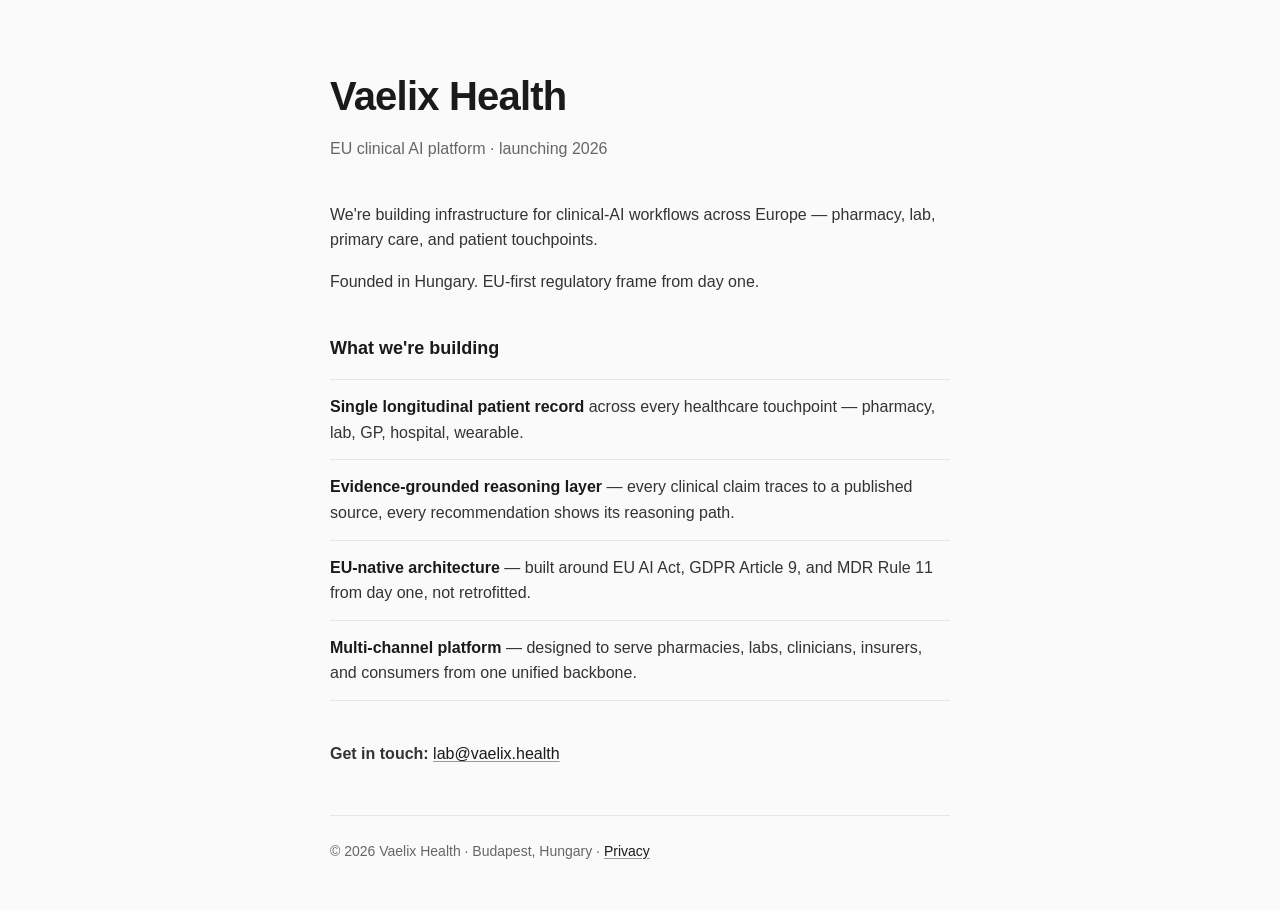
<file: index.html>
<!DOCTYPE html>
<html lang="en">
<head>
  <meta charset="UTF-8">
  <meta name="viewport" content="width=device-width, initial-scale=1.0">
  <meta name="description" content="Vaelix Health — EU clinical AI platform. Single longitudinal patient record across every healthcare touchpoint. Launching 2026.">
  <meta name="robots" content="index, follow">
  <meta property="og:title" content="Vaelix Health">
  <meta property="og:description" content="EU clinical AI platform. Launching 2026.">
  <meta property="og:url" content="https://vaelix.health">
  <meta property="og:type" content="website">
  <meta name="twitter:card" content="summary">
  <meta name="twitter:title" content="Vaelix Health">
  <meta name="twitter:description" content="EU clinical AI platform. Launching 2026.">
  <link rel="canonical" href="https://vaelix.health">
  <link rel="stylesheet" href="style.css">
  <title>Vaelix Health</title>
</head>
<body>
  <main>
    <header>
      <h1>Vaelix Health</h1>
      <p class="tagline">EU clinical AI platform · launching 2026</p>
    </header>

    <section class="intro">
      <p>
        We're building infrastructure for clinical-AI workflows across
        Europe — pharmacy, lab, primary care, and patient touchpoints.
      </p>
      <p>
        Founded in Hungary. EU-first regulatory frame from day one.
      </p>
    </section>

    <section class="pillars">
      <h2>What we're building</h2>
      <ul>
        <li>
          <strong>Single longitudinal patient record</strong> across every
          healthcare touchpoint — pharmacy, lab, GP, hospital, wearable.
        </li>
        <li>
          <strong>Evidence-grounded reasoning layer</strong> — every clinical
          claim traces to a published source, every recommendation shows its
          reasoning path.
        </li>
        <li>
          <strong>EU-native architecture</strong> — built around EU AI Act,
          GDPR Article 9, and MDR Rule 11 from day one, not retrofitted.
        </li>
        <li>
          <strong>Multi-channel platform</strong> — designed to serve
          pharmacies, labs, clinicians, insurers, and consumers from one
          unified backbone.
        </li>
      </ul>
    </section>

    <section class="contact">
      <p>
        <strong>Get in touch:</strong>
        <a href="mailto:lab@vaelix.health">lab@vaelix.health</a>
      </p>
    </section>

    <footer>
      <p>
        &copy; 2026 Vaelix Health · Budapest, Hungary ·
        <a href="privacy.html">Privacy</a>
      </p>
    </footer>
  </main>
</body>
</html>
</file>
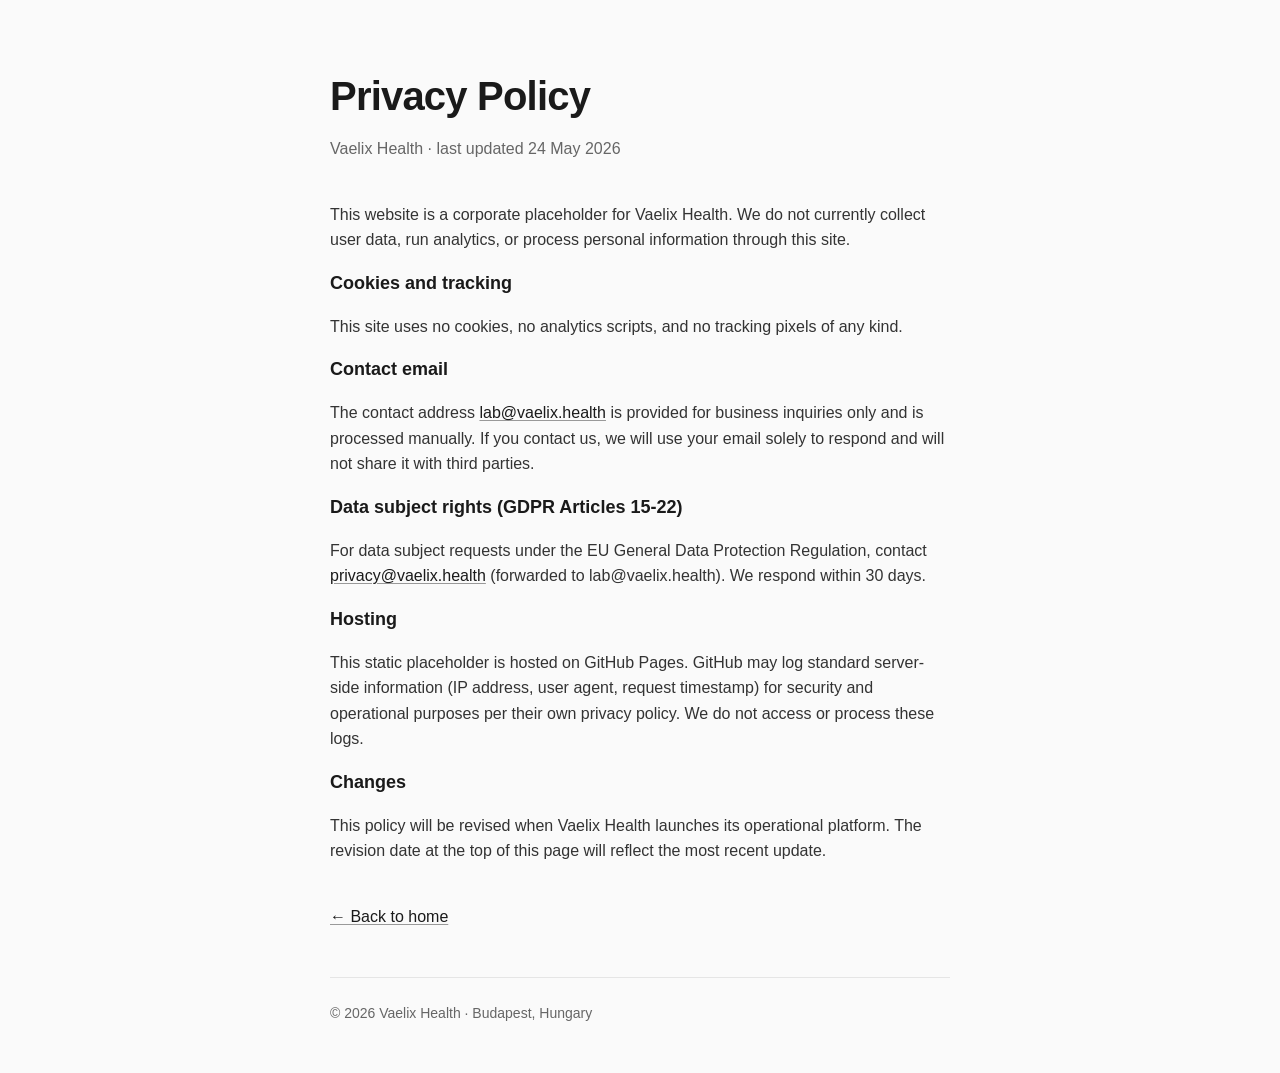
<file: privacy.html>
<!DOCTYPE html>
<html lang="en">
<head>
  <meta charset="UTF-8">
  <meta name="viewport" content="width=device-width, initial-scale=1.0">
  <meta name="description" content="Vaelix Health — Privacy Policy">
  <meta name="robots" content="noindex, follow">
  <link rel="canonical" href="https://vaelix.health/privacy.html">
  <link rel="stylesheet" href="style.css">
  <title>Privacy Policy · Vaelix Health</title>
</head>
<body>
  <main>
    <header>
      <h1>Privacy Policy</h1>
      <p class="tagline">Vaelix Health · last updated 24 May 2026</p>
    </header>

    <section class="prose">
      <p>
        This website is a corporate placeholder for Vaelix Health.
        We do not currently collect user data, run analytics, or process
        personal information through this site.
      </p>

      <h2>Cookies and tracking</h2>
      <p>
        This site uses no cookies, no analytics scripts, and no tracking
        pixels of any kind.
      </p>

      <h2>Contact email</h2>
      <p>
        The contact address <a href="mailto:lab@vaelix.health">lab@vaelix.health</a>
        is provided for business inquiries only and is processed manually.
        If you contact us, we will use your email solely to respond and
        will not share it with third parties.
      </p>

      <h2>Data subject rights (GDPR Articles 15-22)</h2>
      <p>
        For data subject requests under the EU General Data Protection
        Regulation, contact <a href="mailto:privacy@vaelix.health">privacy@vaelix.health</a>
        (forwarded to lab@vaelix.health). We respond within 30 days.
      </p>

      <h2>Hosting</h2>
      <p>
        This static placeholder is hosted on GitHub Pages. GitHub may
        log standard server-side information (IP address, user agent,
        request timestamp) for security and operational purposes per their
        own privacy policy. We do not access or process these logs.
      </p>

      <h2>Changes</h2>
      <p>
        This policy will be revised when Vaelix Health launches its
        operational platform. The revision date at the top of this page
        will reflect the most recent update.
      </p>

      <p class="back">
        <a href="/">&larr; Back to home</a>
      </p>
    </section>

    <footer>
      <p>
        &copy; 2026 Vaelix Health · Budapest, Hungary
      </p>
    </footer>
  </main>
</body>
</html>
</file>
<file: style.css>
/* Vaelix Health — minimal mobile-first stylesheet */

* {
  box-sizing: border-box;
  margin: 0;
  padding: 0;
}

html {
  font-family: -apple-system, BlinkMacSystemFont, "Segoe UI", Roboto, "Helvetica Neue", Arial, sans-serif;
  font-size: 16px;
  line-height: 1.6;
  -webkit-font-smoothing: antialiased;
  -moz-osx-font-smoothing: grayscale;
}

body {
  background: #fafafa;
  color: #1a1a1a;
  min-height: 100vh;
  display: flex;
  align-items: flex-start;
  justify-content: center;
  padding: 4rem 1.5rem 3rem;
}

main {
  max-width: 620px;
  width: 100%;
}

header {
  margin-bottom: 2.5rem;
}

h1 {
  font-size: 2.5rem;
  font-weight: 600;
  letter-spacing: -0.02em;
  margin-bottom: 0.5rem;
}

h2 {
  font-size: 1.125rem;
  font-weight: 600;
  margin-top: 0;
  margin-bottom: 1rem;
  color: #1a1a1a;
}

.tagline {
  color: #666;
  font-size: 1rem;
}

section {
  margin-bottom: 2.5rem;
}

section.intro p {
  margin-bottom: 1rem;
  color: #333;
}

section.pillars ul {
  list-style: none;
  padding: 0;
}

section.pillars li {
  padding: 0.875rem 0;
  border-top: 1px solid #e5e5e5;
  color: #333;
}

section.pillars li:last-child {
  border-bottom: 1px solid #e5e5e5;
}

section.pillars strong {
  font-weight: 600;
  color: #1a1a1a;
}

section.contact p {
  margin-bottom: 0.5rem;
  color: #333;
}

section.prose p {
  margin-bottom: 1rem;
  color: #333;
}

.back {
  margin-top: 2.5rem;
}

a {
  color: #1a1a1a;
  text-decoration: underline;
  text-underline-offset: 2px;
  text-decoration-color: #999;
}

a:hover {
  text-decoration-color: #1a1a1a;
}

strong {
  font-weight: 600;
}

footer {
  margin-top: 3rem;
  padding-top: 1.5rem;
  border-top: 1px solid #e5e5e5;
  color: #666;
  font-size: 0.875rem;
}

@media (prefers-color-scheme: dark) {
  body {
    background: #0a0a0a;
    color: #f0f0f0;
  }
  h1, h2 {
    color: #f0f0f0;
  }
  .tagline,
  footer,
  section.prose p,
  section.intro p,
  section.contact p,
  section.pillars li {
    color: #c0c0c0;
  }
  section.pillars strong {
    color: #f0f0f0;
  }
  section.pillars li,
  section.pillars li:last-child {
    border-color: #2a2a2a;
  }
  a {
    color: #f0f0f0;
    text-decoration-color: #666;
  }
  a:hover {
    text-decoration-color: #f0f0f0;
  }
  footer {
    border-top-color: #2a2a2a;
  }
}

@media (max-width: 480px) {
  h1 {
    font-size: 2rem;
  }
  body {
    padding: 2.5rem 1.25rem 2rem;
  }
}
</file>
